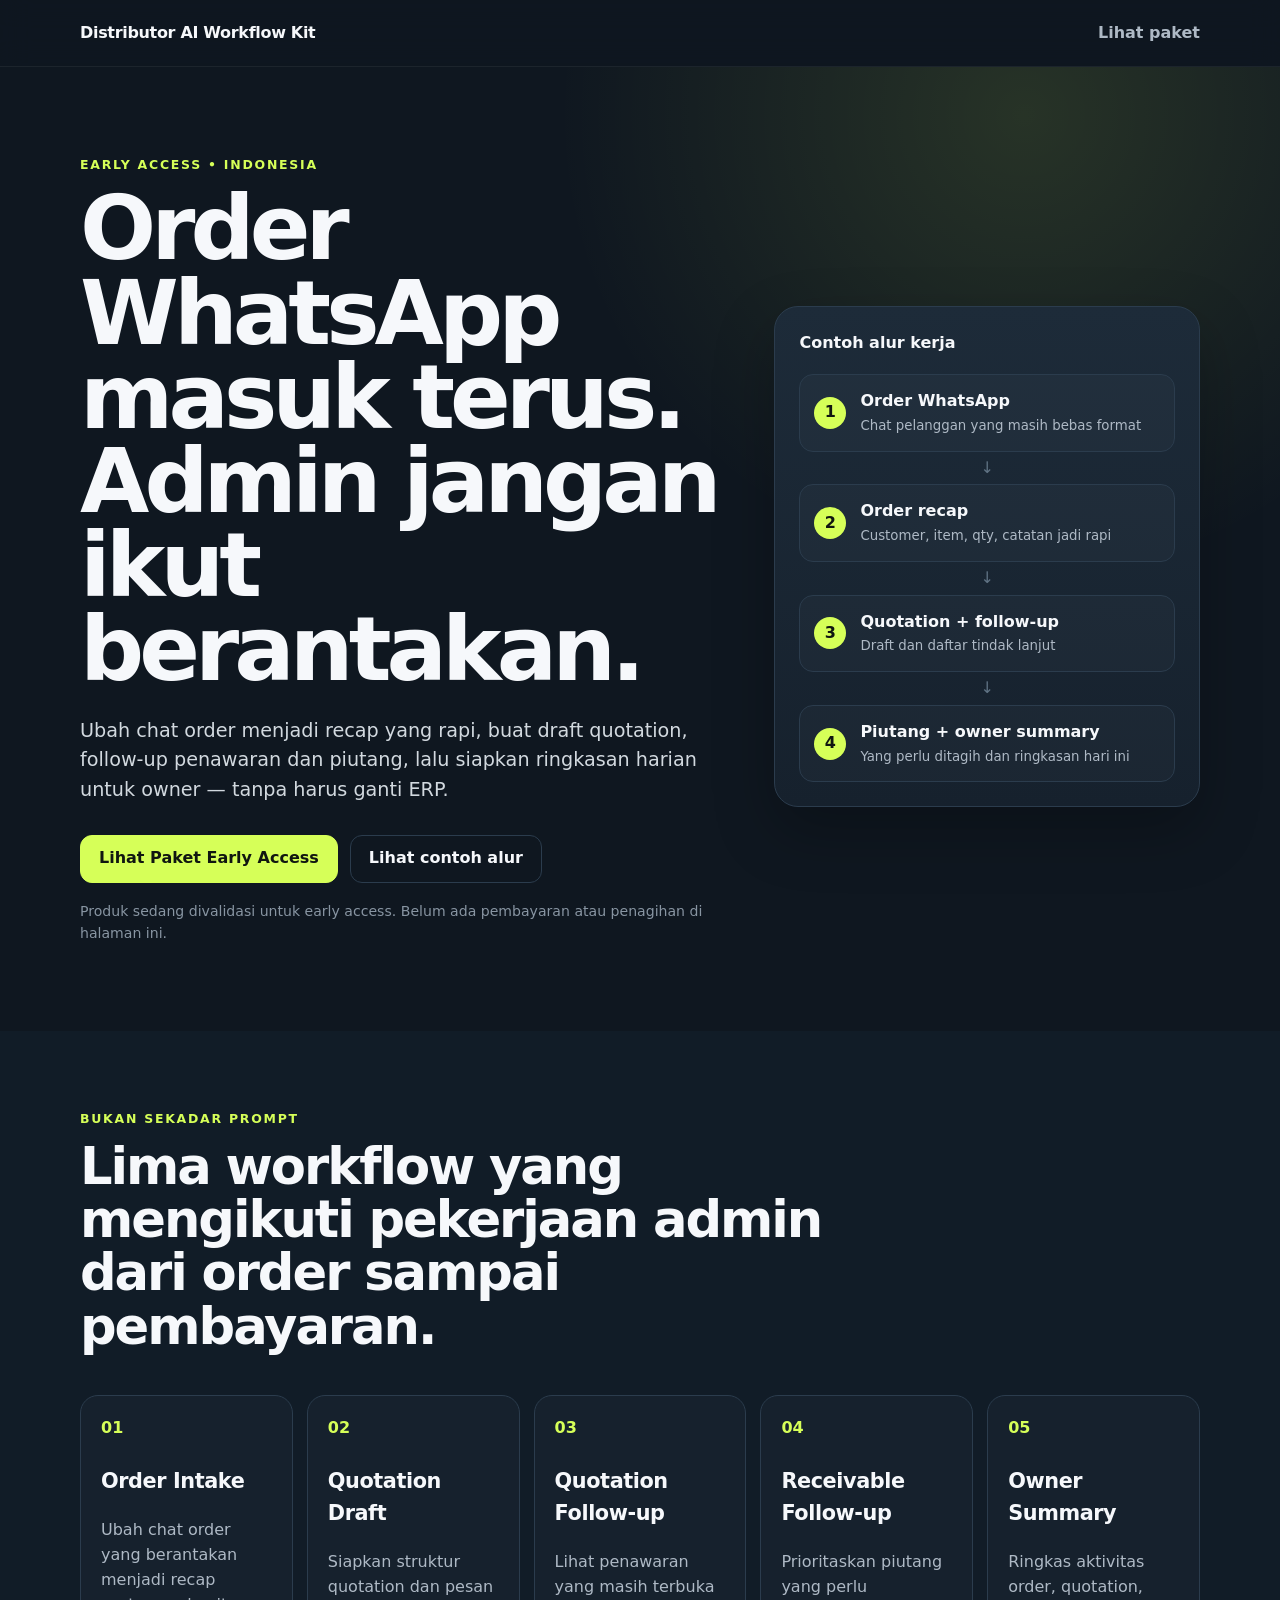
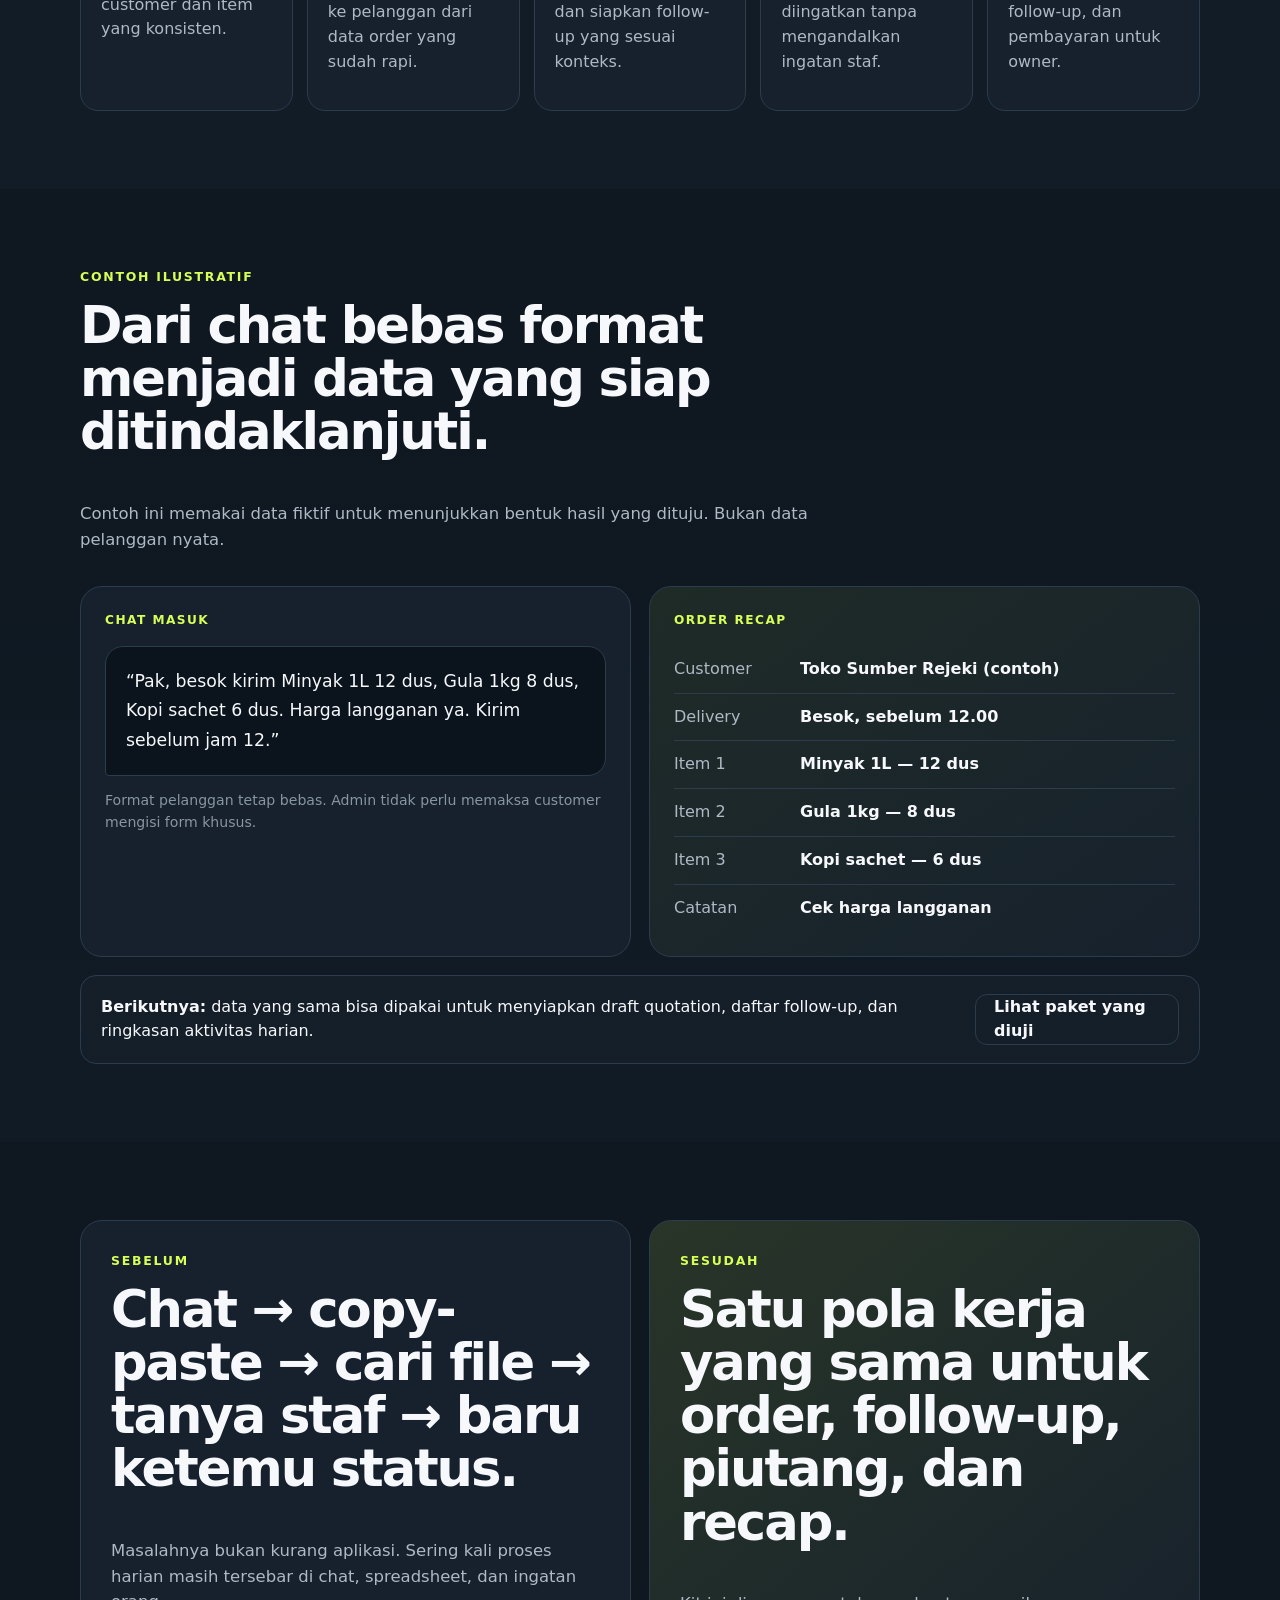
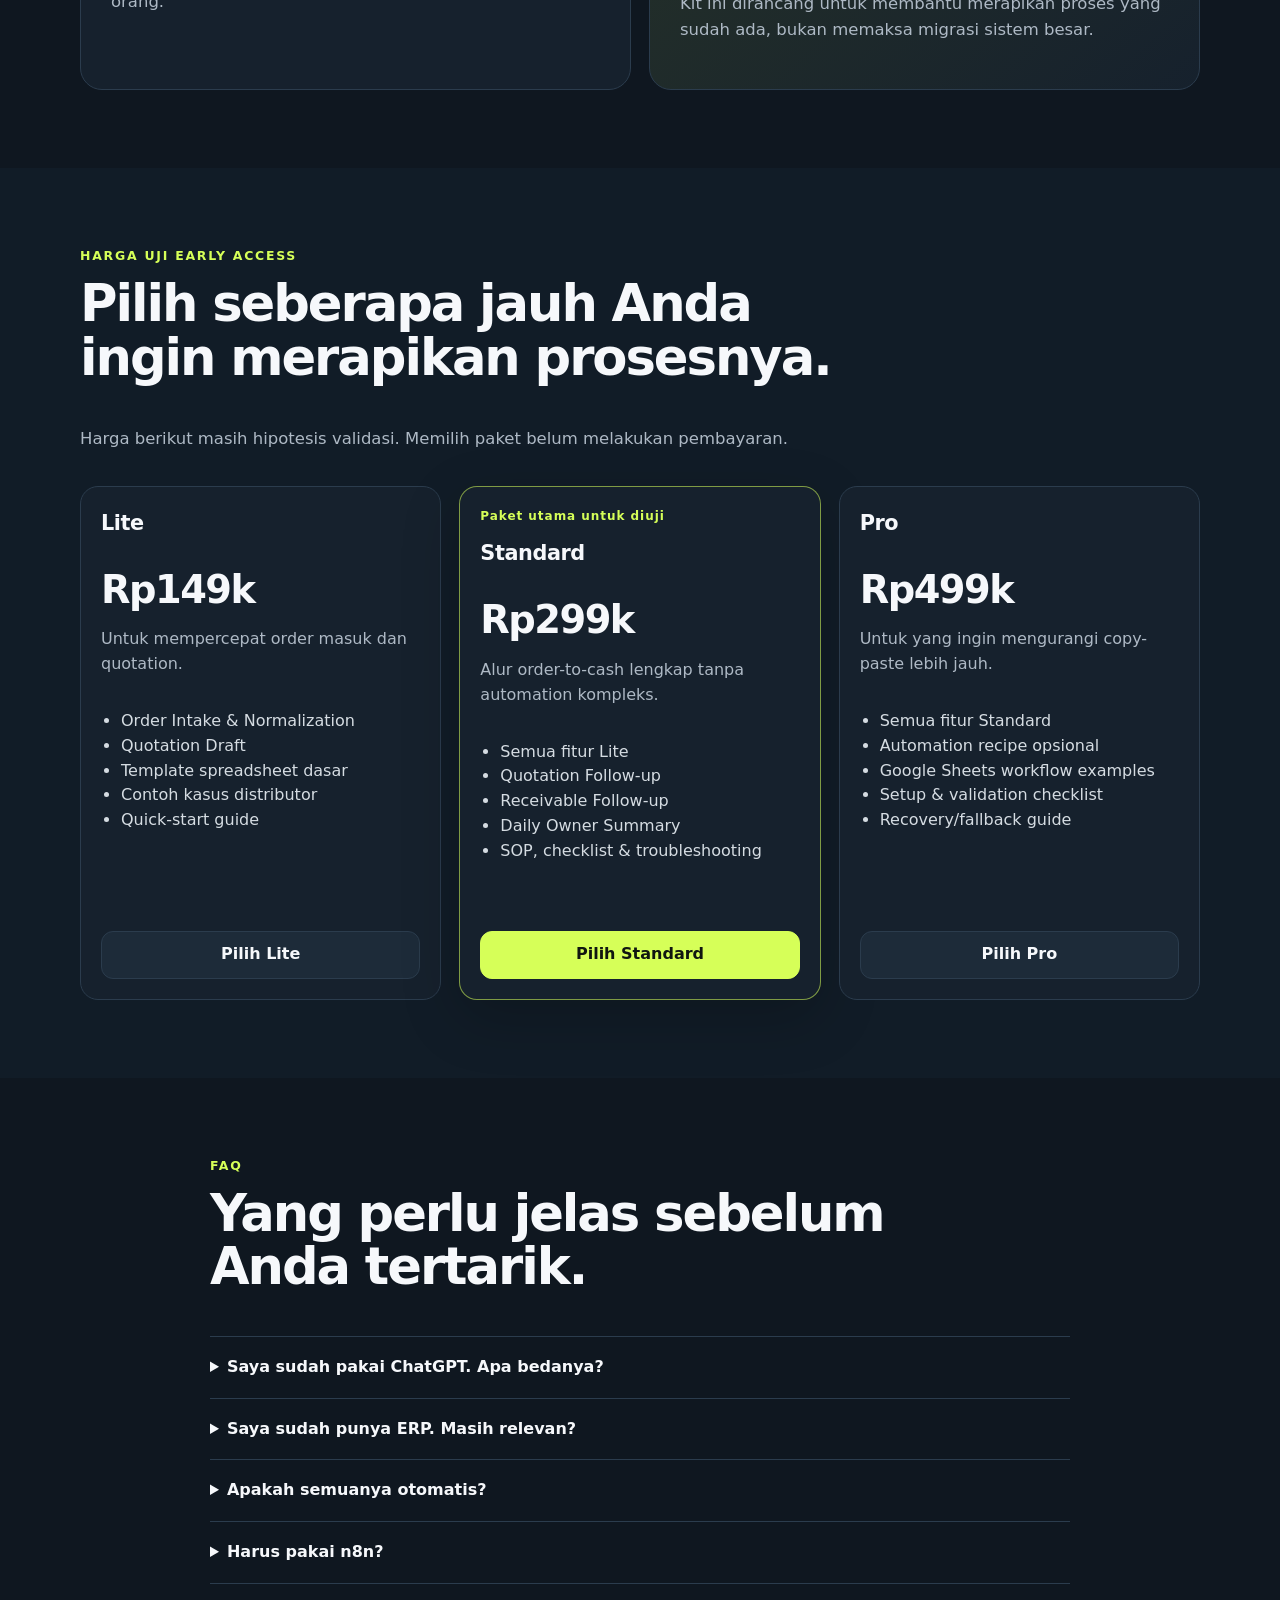
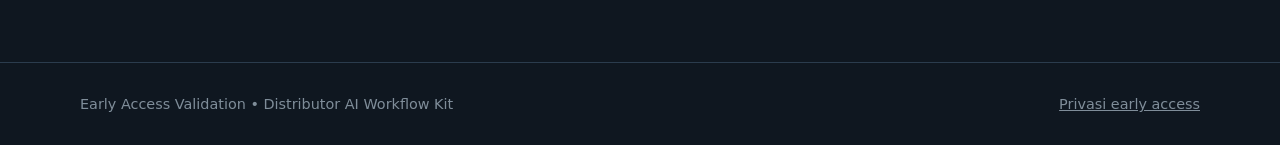
<file: index.html>
<!doctype html>
<html lang="id">
<head>
  <meta charset="utf-8" />
  <meta name="viewport" content="width=device-width,initial-scale=1" />
  <meta name="description" content="Order-to-Cash AI Workflow Kit untuk distributor Indonesia." />
  <meta name="robots" content="noindex,nofollow" />
  <title>Distributor AI Workflow Kit — Early Access</title>
  <link rel="stylesheet" href="./styles.css" />
</head>
<body>
  <header class="topbar">
    <div class="wrap nav">
      <div class="brand">Distributor AI Workflow Kit</div>
      <a class="nav-link" href="#paket">Lihat paket</a>
    </div>
  </header>

  <main>
    <section class="hero">
      <div class="wrap hero-grid">
        <div>
          <div class="eyebrow">EARLY ACCESS • INDONESIA</div>
          <h1>Order WhatsApp masuk terus. Admin jangan ikut berantakan.</h1>
          <p class="lead">Ubah chat order menjadi recap yang rapi, buat draft quotation, follow-up penawaran dan piutang, lalu siapkan ringkasan harian untuk owner — tanpa harus ganti ERP.</p>
          <div class="hero-actions">
            <a class="btn primary" href="#paket" data-track="hero_cta">Lihat Paket Early Access</a>
            <a class="btn ghost" href="#contoh" data-track="hero_sample">Lihat contoh alur</a>
          </div>
          <p class="fine">Produk sedang divalidasi untuk early access. Belum ada pembayaran atau penagihan di halaman ini.</p>
        </div>

        <div class="flow-card" id="contoh">
          <div class="flow-title">Contoh alur kerja</div>
          <div class="flow-step"><span>1</span><div><b>Order WhatsApp</b><small>Chat pelanggan yang masih bebas format</small></div></div>
          <div class="arrow">↓</div>
          <div class="flow-step"><span>2</span><div><b>Order recap</b><small>Customer, item, qty, catatan jadi rapi</small></div></div>
          <div class="arrow">↓</div>
          <div class="flow-step"><span>3</span><div><b>Quotation + follow-up</b><small>Draft dan daftar tindak lanjut</small></div></div>
          <div class="arrow">↓</div>
          <div class="flow-step"><span>4</span><div><b>Piutang + owner summary</b><small>Yang perlu ditagih dan ringkasan hari ini</small></div></div>
        </div>
      </div>
    </section>

    <section class="section muted">
      <div class="wrap">
        <div class="section-head">
          <div class="eyebrow">BUKAN SEKADAR PROMPT</div>
          <h2>Lima workflow yang mengikuti pekerjaan admin dari order sampai pembayaran.</h2>
        </div>
        <div class="cards">
          <article class="card"><div class="num">01</div><h3>Order Intake</h3><p>Ubah chat order yang berantakan menjadi recap customer dan item yang konsisten.</p></article>
          <article class="card"><div class="num">02</div><h3>Quotation Draft</h3><p>Siapkan struktur quotation dan pesan ke pelanggan dari data order yang sudah rapi.</p></article>
          <article class="card"><div class="num">03</div><h3>Quotation Follow-up</h3><p>Lihat penawaran yang masih terbuka dan siapkan follow-up yang sesuai konteks.</p></article>
          <article class="card"><div class="num">04</div><h3>Receivable Follow-up</h3><p>Prioritaskan piutang yang perlu diingatkan tanpa mengandalkan ingatan staf.</p></article>
          <article class="card"><div class="num">05</div><h3>Owner Summary</h3><p>Ringkas aktivitas order, quotation, follow-up, dan pembayaran untuk owner.</p></article>
        </div>
      </div>
    </section>

    <section class="section proof-section" id="contoh-nyata">
      <div class="wrap">
        <div class="section-head">
          <div class="eyebrow">CONTOH ILUSTRATIF</div>
          <h2>Dari chat bebas format menjadi data yang siap ditindaklanjuti.</h2>
          <p class="body-copy">Contoh ini memakai data fiktif untuk menunjukkan bentuk hasil yang dituju. Bukan data pelanggan nyata.</p>
        </div>

        <div class="proof-grid">
          <article class="proof-panel">
            <div class="proof-label">CHAT MASUK</div>
            <div class="chat-bubble">
              “Pak, besok kirim Minyak 1L 12 dus, Gula 1kg 8 dus, Kopi sachet 6 dus.
              Harga langganan ya. Kirim sebelum jam 12.”
            </div>
            <p class="fine">Format pelanggan tetap bebas. Admin tidak perlu memaksa customer mengisi form khusus.</p>
          </article>

          <article class="proof-panel proof-output">
            <div class="proof-label">ORDER RECAP</div>
            <div class="recap-row"><span>Customer</span><b>Toko Sumber Rejeki (contoh)</b></div>
            <div class="recap-row"><span>Delivery</span><b>Besok, sebelum 12.00</b></div>
            <div class="recap-row"><span>Item 1</span><b>Minyak 1L — 12 dus</b></div>
            <div class="recap-row"><span>Item 2</span><b>Gula 1kg — 8 dus</b></div>
            <div class="recap-row"><span>Item 3</span><b>Kopi sachet — 6 dus</b></div>
            <div class="recap-row"><span>Catatan</span><b>Cek harga langganan</b></div>
          </article>
        </div>

        <div class="proof-next">
          <div>
            <b>Berikutnya:</b>
            data yang sama bisa dipakai untuk menyiapkan draft quotation, daftar follow-up, dan ringkasan aktivitas harian.
          </div>
          <a class="btn ghost" href="#paket">Lihat paket yang diuji</a>
        </div>
      </div>
    </section>

    <section class="section">
      <div class="wrap compare">
        <div>
          <div class="eyebrow">SEBELUM</div>
          <h2>Chat → copy-paste → cari file → tanya staf → baru ketemu status.</h2>
          <p class="body-copy">Masalahnya bukan kurang aplikasi. Sering kali proses harian masih tersebar di chat, spreadsheet, dan ingatan orang.</p>
        </div>
        <div class="after">
          <div class="eyebrow">SESUDAH</div>
          <h2>Satu pola kerja yang sama untuk order, follow-up, piutang, dan recap.</h2>
          <p class="body-copy">Kit ini dirancang untuk membantu merapikan proses yang sudah ada, bukan memaksa migrasi sistem besar.</p>
        </div>
      </div>
    </section>

    <section class="section muted" id="paket" data-observe="package_section_view">
      <div class="wrap">
        <div class="section-head">
          <div class="eyebrow">HARGA UJI EARLY ACCESS</div>
          <h2>Pilih seberapa jauh Anda ingin merapikan prosesnya.</h2>
          <p class="body-copy">Harga berikut masih hipotesis validasi. Memilih paket belum melakukan pembayaran.</p>
        </div>

        <div class="pricing">
          <article class="price-card">
            <h3>Lite</h3>
            <div class="price">Rp149k</div>
            <p>Untuk mempercepat order masuk dan quotation.</p>
            <ul>
              <li>Order Intake & Normalization</li>
              <li>Quotation Draft</li>
              <li>Template spreadsheet dasar</li>
              <li>Contoh kasus distributor</li>
              <li>Quick-start guide</li>
            </ul>
            <button class="btn select-tier" data-tier="Lite">Pilih Lite</button>
          </article>

          <article class="price-card featured">
            <div class="tag">Paket utama untuk diuji</div>
            <h3>Standard</h3>
            <div class="price">Rp299k</div>
            <p>Alur order-to-cash lengkap tanpa automation kompleks.</p>
            <ul>
              <li>Semua fitur Lite</li>
              <li>Quotation Follow-up</li>
              <li>Receivable Follow-up</li>
              <li>Daily Owner Summary</li>
              <li>SOP, checklist & troubleshooting</li>
            </ul>
            <button class="btn primary select-tier" data-tier="Standard">Pilih Standard</button>
          </article>

          <article class="price-card">
            <h3>Pro</h3>
            <div class="price">Rp499k</div>
            <p>Untuk yang ingin mengurangi copy-paste lebih jauh.</p>
            <ul>
              <li>Semua fitur Standard</li>
              <li>Automation recipe opsional</li>
              <li>Google Sheets workflow examples</li>
              <li>Setup & validation checklist</li>
              <li>Recovery/fallback guide</li>
            </ul>
            <button class="btn select-tier" data-tier="Pro">Pilih Pro</button>
          </article>
        </div>

        <div class="interest-box" id="interestBox" hidden>
          <div>
            <div class="eyebrow">PAKET DIPILIH</div>
            <h3 id="selectedTier">Standard</h3>
            <p class="body-copy">Nyatakan minat early access setelah melihat harga uji. Tidak ada pembayaran pada tahap ini.</p>
            <div class="runtime-badge" id="runtimeBadge">Preview lokal</div>
          </div>
          <form id="interestForm" novalidate>
            <input type="hidden" name="tier" id="tierField" />
            <label>
              Nama <span class="optional">(opsional)</span>
              <input name="name" autocomplete="name" maxlength="120" placeholder="Nama Anda" />
            </label>
            <label>
              Email / WhatsApp
              <input name="contact" autocomplete="email" maxlength="180" placeholder="contoh@email.com" required />
            </label>

            <label class="honeypot" aria-hidden="true">
              Website
              <input name="website" tabindex="-1" autocomplete="off" />
            </label>

            <label class="consent">
              <input type="checkbox" name="consent" required />
              <span>Saya setuju kontak yang saya isi digunakan untuk komunikasi terkait early access produk ini. Saya telah membaca <a href="./privacy.html" target="_blank" rel="noopener">penjelasan privasi</a>.</span>
            </label>

            <button class="btn primary" type="submit" id="submitButton">Daftar minat early access</button>
            <p class="form-note" id="formNote" role="status" aria-live="polite"></p>
          </form>
        </div>
      </div>
    </section>

    <section class="section">
      <div class="wrap faq">
        <div class="section-head">
          <div class="eyebrow">FAQ</div>
          <h2>Yang perlu jelas sebelum Anda tertarik.</h2>
        </div>
        <details data-faq="chatgpt"><summary>Saya sudah pakai ChatGPT. Apa bedanya?</summary><p>Kit ini bukan akses ke AI. Nilainya ada pada workflow distributor yang sudah disusun: struktur data, template, contoh, urutan kerja, pengecekan, dan cara penggunaan berulang.</p></details>
        <details data-faq="erp"><summary>Saya sudah punya ERP. Masih relevan?</summary><p>Bisa relevan jika pekerjaan di sekitar chat, follow-up, atau ringkasan masih terjadi di luar ERP. Produk ini tidak diposisikan sebagai pengganti ERP.</p></details>
        <details data-faq="automation"><summary>Apakah semuanya otomatis?</summary><p>Tidak. Lite dan Standard sengaja bisa dipakai tanpa automation kompleks. Pro baru menambahkan automation ringan secara opsional.</p></details>
        <details data-faq="n8n"><summary>Harus pakai n8n?</summary><p>Tidak. n8n hanya kandidat tooling untuk beberapa workflow Pro.</p></details>
      </div>
    </section>
  </main>

  <footer>
    <div class="wrap footer">
      <span>Early Access Validation • Distributor AI Workflow Kit</span>
      <a href="./privacy.html">Privasi early access</a>
    </div>
  </footer>

  <script src="./config.js"></script>
  <script src="./app.js"></script>
</body>
</html>
</file>
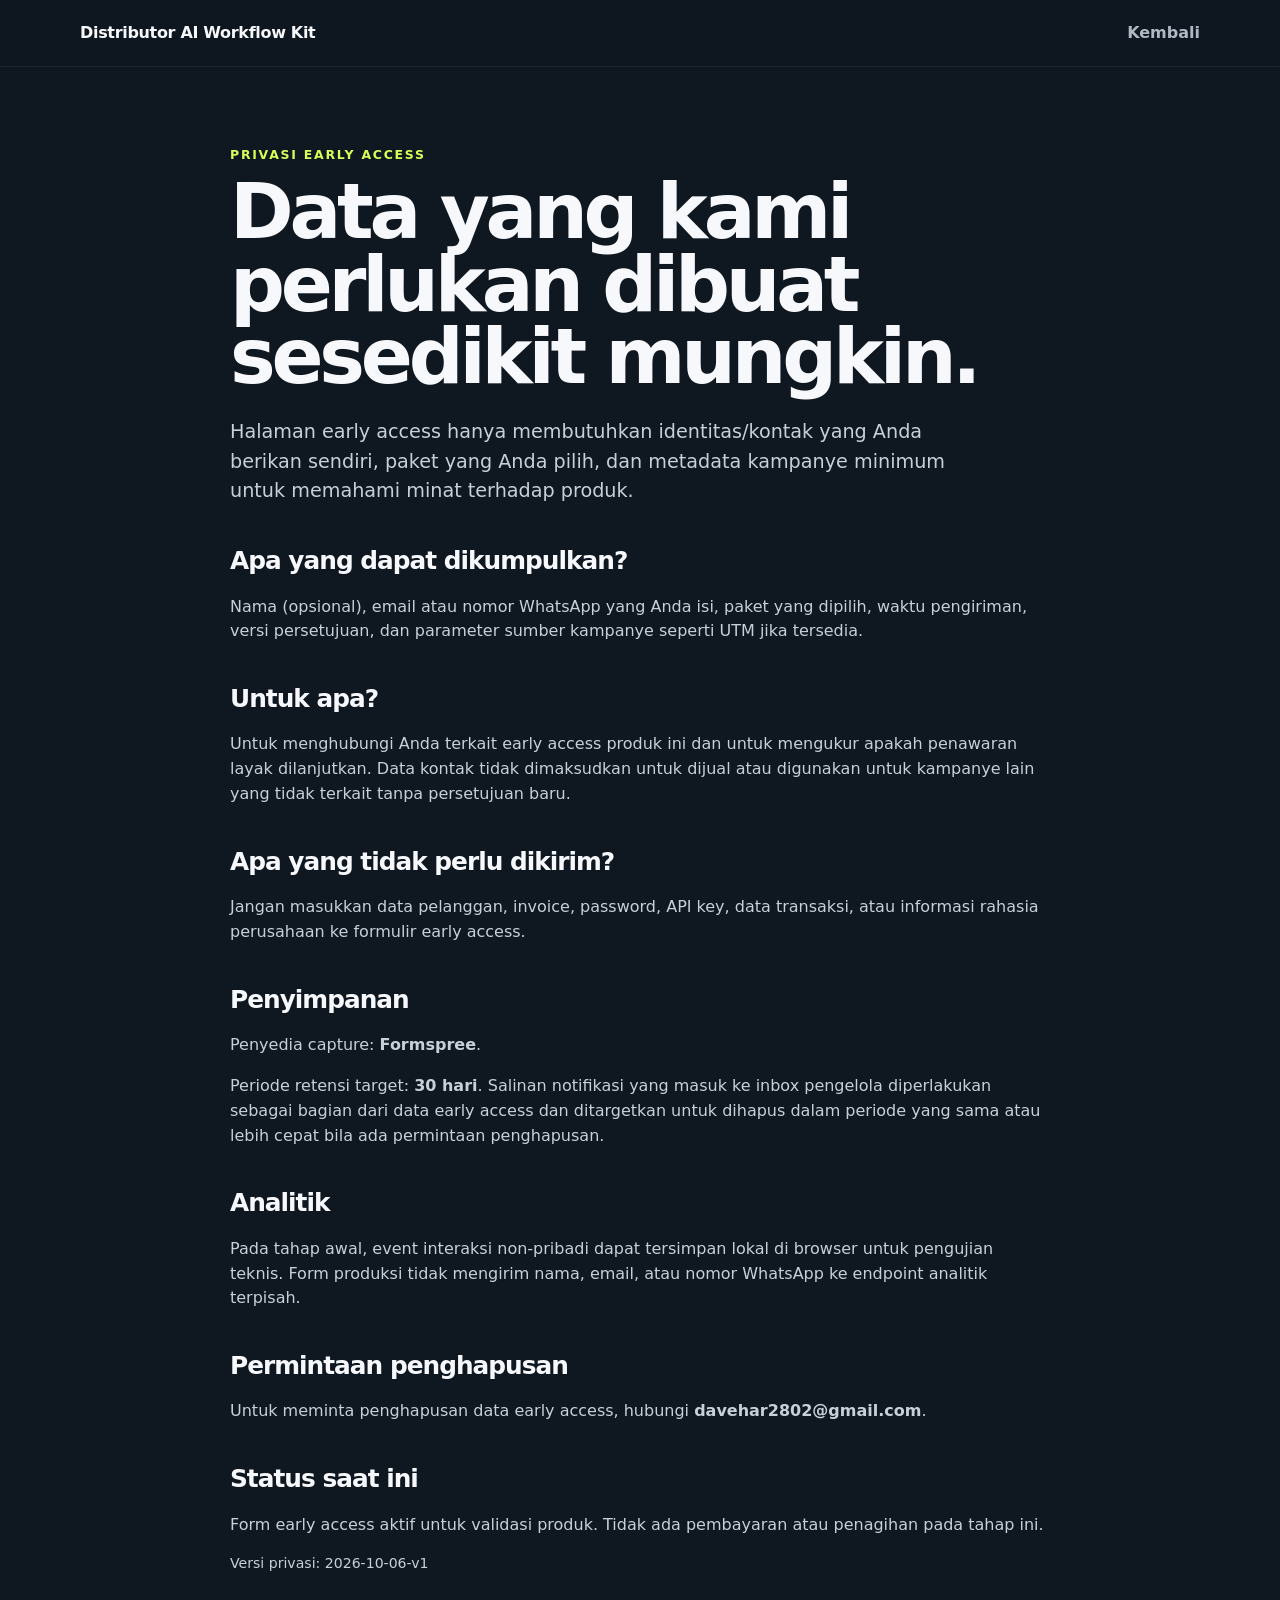
<file: privacy.html>
<!doctype html>
<html lang="id">
<head>
  <meta charset="utf-8" />
  <meta name="viewport" content="width=device-width,initial-scale=1" />
  <meta name="robots" content="noindex,nofollow" />
  <title>Privasi Early Access — Distributor AI Workflow Kit</title>
  <link rel="stylesheet" href="./styles.css" />
</head>
<body>
  <header class="topbar">
    <div class="wrap nav">
      <a class="brand" href="./index.html">Distributor AI Workflow Kit</a>
      <a class="nav-link" href="./index.html">Kembali</a>
    </div>
  </header>
  <main class="section">
    <div class="wrap policy">
      <div class="eyebrow">PRIVASI EARLY ACCESS</div>
      <h1 class="policy-title">Data yang kami perlukan dibuat sesedikit mungkin.</h1>
      <p class="lead">Halaman early access hanya membutuhkan identitas/kontak yang Anda berikan sendiri, paket yang Anda pilih, dan metadata kampanye minimum untuk memahami minat terhadap produk.</p>

      <h2>Apa yang dapat dikumpulkan?</h2>
      <p>Nama (opsional), email atau nomor WhatsApp yang Anda isi, paket yang dipilih, waktu pengiriman, versi persetujuan, dan parameter sumber kampanye seperti UTM jika tersedia.</p>

      <h2>Untuk apa?</h2>
      <p>Untuk menghubungi Anda terkait early access produk ini dan untuk mengukur apakah penawaran layak dilanjutkan. Data kontak tidak dimaksudkan untuk dijual atau digunakan untuk kampanye lain yang tidak terkait tanpa persetujuan baru.</p>

      <h2>Apa yang tidak perlu dikirim?</h2>
      <p>Jangan masukkan data pelanggan, invoice, password, API key, data transaksi, atau informasi rahasia perusahaan ke formulir early access.</p>

      <h2>Penyimpanan</h2>
      <p>Penyedia capture: <strong>Formspree</strong>.</p>
      <p>Periode retensi target: <strong>30 hari</strong>. Salinan notifikasi yang masuk ke inbox pengelola diperlakukan sebagai bagian dari data early access dan ditargetkan untuk dihapus dalam periode yang sama atau lebih cepat bila ada permintaan penghapusan.</p>

      <h2>Analitik</h2>
      <p>Pada tahap awal, event interaksi non-pribadi dapat tersimpan lokal di browser untuk pengujian teknis. Form produksi tidak mengirim nama, email, atau nomor WhatsApp ke endpoint analitik terpisah.</p>

      <h2>Permintaan penghapusan</h2>
      <p>Untuk meminta penghapusan data early access, hubungi <a href="mailto:davehar2802@gmail.com"><strong>davehar2802@gmail.com</strong></a>.</p>

      <h2>Status saat ini</h2>
      <p>Form early access aktif untuk validasi produk. Tidak ada pembayaran atau penagihan pada tahap ini.</p>

      <p class="fine">Versi privasi: 2026-10-06-v1</p>
    </div>
  </main>
</body>
</html>
</file>
<file: styles.css>
:root{
  --bg:#0f1720;
  --panel:#16212d;
  --panel2:#1d2b39;
  --text:#f6f8fb;
  --muted:#aeb9c5;
  --line:#2b3c4d;
  --accent:#d6ff58;
  --accent2:#b7df38;
  --ink:#101610;
  --danger:#ff9b9b;
  --max:1120px;
}
*{box-sizing:border-box}
html{scroll-behavior:smooth}
body{margin:0;background:var(--bg);color:var(--text);font-family:Inter,ui-sans-serif,system-ui,-apple-system,BlinkMacSystemFont,"Segoe UI",sans-serif;line-height:1.55}
a{color:inherit;text-decoration:none}
button,input{font:inherit}
.wrap{width:min(var(--max),calc(100% - 32px));margin:auto}
.topbar{position:sticky;top:0;z-index:20;background:rgba(15,23,32,.88);backdrop-filter:blur(14px);border-bottom:1px solid rgba(255,255,255,.06)}
.nav{height:66px;display:flex;align-items:center;justify-content:space-between;gap:20px}
.brand{font-weight:800;letter-spacing:-.02em}
.nav-link{color:var(--muted);font-weight:700}
.hero{padding:88px 0 72px;background:radial-gradient(circle at 80% 5%,rgba(214,255,88,.12),transparent 34%)}
.hero-grid{display:grid;grid-template-columns:1.2fr .8fr;gap:56px;align-items:center}
.eyebrow{font-size:.78rem;font-weight:850;letter-spacing:.14em;color:var(--accent);margin-bottom:12px}
h1,h2,h3,p{margin-top:0}
h1{font-size:clamp(2.7rem,7vw,5.6rem);line-height:.94;letter-spacing:-.055em;margin-bottom:24px}
h2{font-size:clamp(2rem,4vw,3.5rem);line-height:1.04;letter-spacing:-.04em}
h3{font-size:1.3rem;letter-spacing:-.02em}
.lead{font-size:1.2rem;color:#d2d9df;max-width:760px}
.body-copy{color:var(--muted);font-size:1.03rem}
.fine,.form-note{color:#8895a2;font-size:.88rem}
.hero-actions{display:flex;gap:12px;flex-wrap:wrap;margin:30px 0 18px}
.btn{display:inline-flex;align-items:center;justify-content:center;min-height:48px;padding:0 18px;border:1px solid var(--line);border-radius:12px;background:var(--panel2);color:var(--text);font-weight:800;cursor:pointer}
.btn:hover{transform:translateY(-1px)}
.btn:disabled{opacity:.6;cursor:wait;transform:none}
.btn.primary{background:var(--accent);color:var(--ink);border-color:var(--accent)}
.btn.ghost{background:transparent}
.flow-card{background:linear-gradient(180deg,var(--panel2),var(--panel));border:1px solid var(--line);border-radius:24px;padding:24px;box-shadow:0 24px 60px rgba(0,0,0,.25)}
.flow-title{font-weight:850;margin-bottom:18px}
.flow-step{display:flex;gap:14px;align-items:center;border:1px solid var(--line);background:rgba(255,255,255,.025);border-radius:14px;padding:14px}
.flow-step span{width:32px;height:32px;border-radius:50%;display:grid;place-items:center;background:var(--accent);color:var(--ink);font-weight:900;flex:none}
.flow-step small{display:block;color:var(--muted);margin-top:2px}
.arrow{text-align:center;color:#607384;padding:4px}
.section{padding:78px 0}
.section.muted{background:#111c27}
.section-head{max-width:800px;margin-bottom:34px}
.cards{display:grid;grid-template-columns:repeat(5,1fr);gap:14px}
.card,.price-card{background:var(--panel);border:1px solid var(--line);border-radius:18px;padding:20px}
.card .num{color:var(--accent);font-weight:900;margin-bottom:24px}
.card p,.price-card p{color:var(--muted)}
.compare{display:grid;grid-template-columns:1fr 1fr;gap:18px}
.compare>div{padding:30px;border:1px solid var(--line);border-radius:22px;background:var(--panel)}
.compare .after{background:linear-gradient(140deg,rgba(214,255,88,.13),var(--panel))}
.pricing{display:grid;grid-template-columns:repeat(3,1fr);gap:18px;align-items:stretch}
.price-card{display:flex;flex-direction:column}
.price-card.featured{border-color:rgba(214,255,88,.55);box-shadow:0 18px 60px rgba(0,0,0,.2)}
.tag{display:inline-block;align-self:flex-start;color:var(--accent);font-size:.75rem;font-weight:850;letter-spacing:.08em;margin-bottom:12px}
.price{font-size:2.4rem;font-weight:900;letter-spacing:-.04em;margin-bottom:8px}
.price-card ul{padding-left:20px;color:#d5dce2;min-height:175px}
.price-card .btn{margin-top:auto;width:100%}
.interest-box{margin-top:24px;border:1px solid rgba(214,255,88,.5);background:linear-gradient(135deg,rgba(214,255,88,.08),var(--panel));border-radius:22px;padding:26px;display:grid;grid-template-columns:.8fr 1.2fr;gap:28px}
.interest-box[hidden]{display:none}
.runtime-badge{display:inline-flex;border:1px solid var(--line);border-radius:999px;padding:6px 10px;color:var(--muted);font-size:.78rem;font-weight:800}
.runtime-badge.live{border-color:rgba(214,255,88,.45);color:var(--accent)}
form{display:grid;grid-template-columns:1fr 1fr;gap:14px}
label{font-size:.9rem;font-weight:700;color:#d9e0e6}
.optional{color:#758594;font-weight:600}
input{width:100%;margin-top:6px;padding:12px 13px;border-radius:10px;border:1px solid var(--line);background:#0d1620;color:var(--text);outline:none}
input:focus{border-color:var(--accent)}
.consent{grid-column:1/-1;display:flex;gap:10px;align-items:flex-start;font-weight:500;color:var(--muted)}
.consent input{width:auto;margin-top:4px;flex:none}
.consent a{text-decoration:underline;color:#e9f6bd}
.honeypot{position:absolute!important;left:-9999px!important;width:1px!important;height:1px!important;overflow:hidden!important}
form .btn,form .form-note{grid-column:1/-1}
.form-note.success{color:var(--accent)}
.form-note.error{color:var(--danger)}
.faq{max-width:860px}
details{border-top:1px solid var(--line);padding:18px 0}
details:last-child{border-bottom:1px solid var(--line)}
summary{font-weight:800;cursor:pointer}
details p{color:var(--muted);padding-top:12px}
footer{border-top:1px solid var(--line)}
.footer{padding:30px 0;color:#7f8d99;font-size:.9rem;display:flex;gap:18px;justify-content:space-between;flex-wrap:wrap}
.footer a{text-decoration:underline}
.policy{max-width:820px}
.policy-title{font-size:clamp(2.6rem,6vw,4.8rem)}
.policy h2{font-size:1.55rem;margin-top:42px}
.policy p{color:#c7d0d8}

.proof-section{background:linear-gradient(180deg,#0f1720,#101b25)}
.proof-grid{display:grid;grid-template-columns:1fr 1fr;gap:18px}
.proof-panel{border:1px solid var(--line);border-radius:22px;background:var(--panel);padding:24px}
.proof-output{background:linear-gradient(145deg,rgba(214,255,88,.08),var(--panel))}
.proof-label{font-size:.76rem;letter-spacing:.12em;font-weight:900;color:var(--accent);margin-bottom:16px}
.chat-bubble{background:#0b141d;border:1px solid var(--line);border-radius:18px 18px 18px 4px;padding:20px;font-size:1.08rem;line-height:1.7;margin-bottom:14px}
.recap-row{display:grid;grid-template-columns:110px 1fr;gap:16px;padding:11px 0;border-bottom:1px solid var(--line)}
.recap-row:last-child{border-bottom:0}
.recap-row span{color:var(--muted)}
.proof-next{display:flex;align-items:center;justify-content:space-between;gap:18px;margin-top:18px;padding:18px 20px;border:1px solid var(--line);border-radius:16px;background:rgba(255,255,255,.02)}

@media(max-width:900px){
  .hero-grid,.compare,.interest-box,.proof-grid{grid-template-columns:1fr}
  .cards{grid-template-columns:repeat(2,1fr)}
  .pricing{grid-template-columns:1fr}
}
@media(max-width:600px){
  .proof-next{flex-direction:column;align-items:flex-start}
  .recap-row{grid-template-columns:1fr;gap:2px}
  .wrap{width:min(var(--max),calc(100% - 24px))}
  .hero{padding:58px 0 52px}
  h1{font-size:3.05rem}
  .cards{grid-template-columns:1fr}
  .section{padding:56px 0}
  .flow-card{padding:16px}
  form{grid-template-columns:1fr}
  .nav{height:58px}
  .brand{font-size:.92rem}
}
</file>
